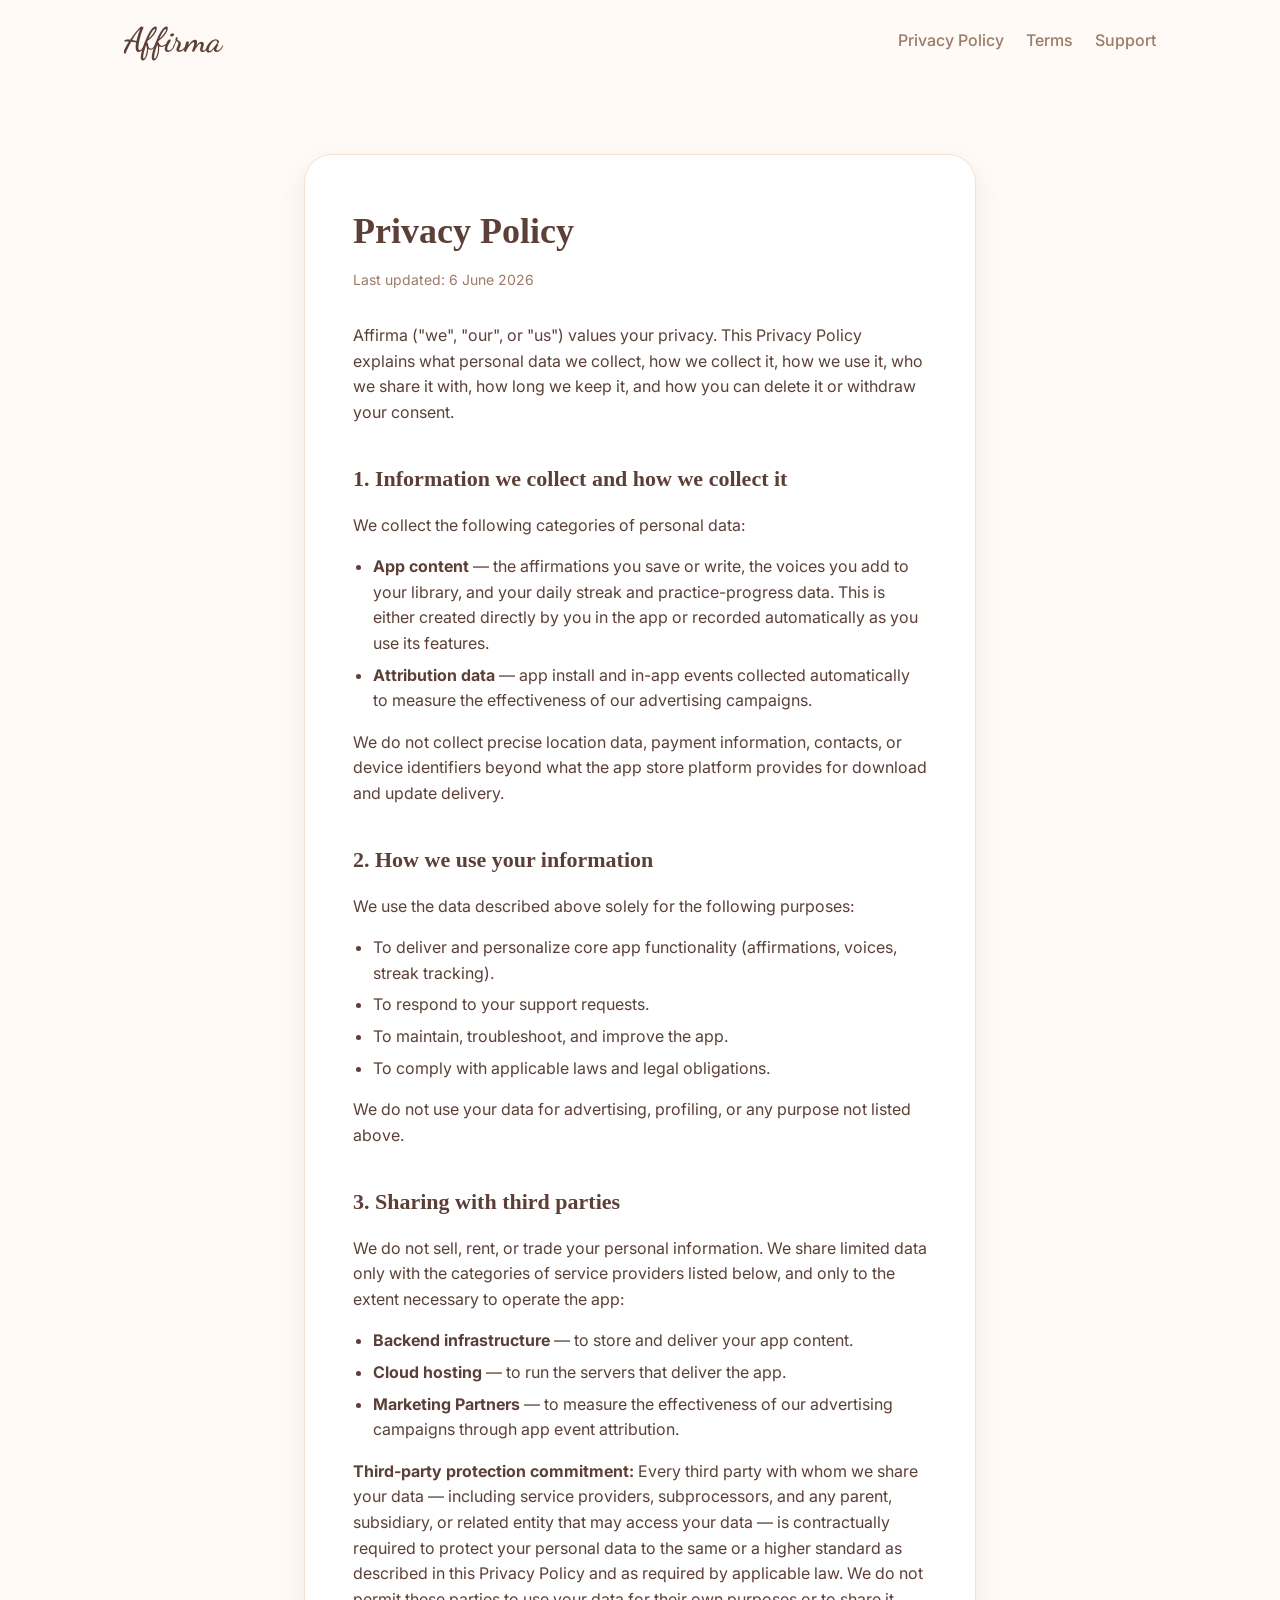
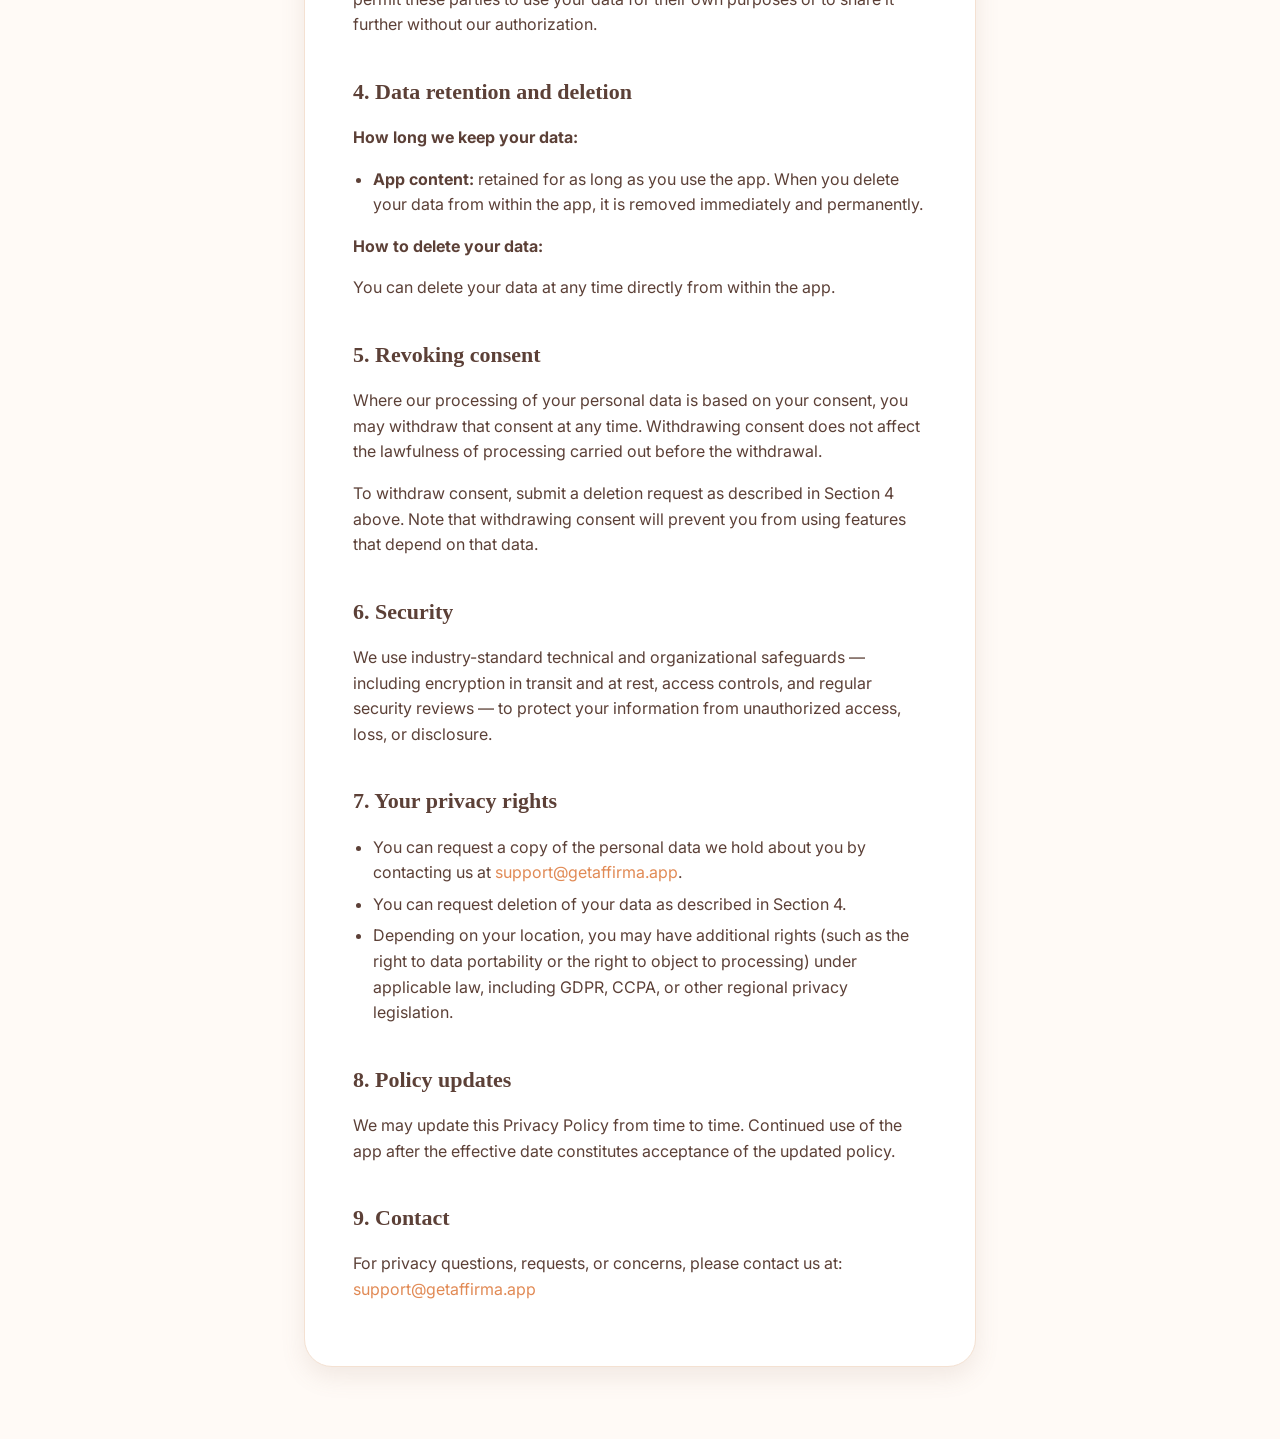
<file: privacy.html>
<!doctype html>
<html lang="en">
  <head>
    <meta charset="utf-8" />
    <meta name="viewport" content="width=device-width, initial-scale=1" />
    <title>Privacy Policy — Affirma</title>
    <meta
      name="description"
      content="How Affirma collects, uses, stores, and deletes your data."
    />
    <link rel="icon" href="./app-icon.png" />
    <link rel="stylesheet" href="./styles.css" />
  </head>
  <body>
    <header class="site-header">
      <div class="container">
        <a class="brand" href="./index.html">
          <span class="brand__name">Affirma</span>
        </a>
        <nav class="nav">
          <a href="./privacy.html">Privacy Policy</a>
          <a href="./terms.html">Terms</a>
          <a href="./support.html">Support</a>
        </nav>
      </div>
    </header>

    <main>
      <section>
        <div class="container container--narrow">
          <article class="prose">
            <h1>Privacy Policy</h1>
            <p class="meta">Last updated: 6 June 2026</p>

            <p>
              Affirma ("we", "our", or "us") values your privacy. This
              Privacy Policy explains what personal data we collect, how
              we collect it, how we use it, who we share it with, how
              long we keep it, and how you can delete it or withdraw
              your consent.
            </p>

            <h2>1. Information we collect and how we collect it</h2>
            <p>We collect the following categories of personal data:</p>
            <ul>
              <li>
                <strong>App content</strong> — the affirmations you save
                or write, the voices you add to your library, and your
                daily streak and practice-progress data. This is either
                created directly by you in the app or recorded
                automatically as you use its features.
              </li>
              <li>
                <strong>Attribution data</strong> — app install and in-app events collected automatically to measure the effectiveness of our advertising campaigns.
              </li>
            </ul>
            <p>
              We do not collect precise location data, payment
              information, contacts, or device identifiers beyond what
              the app store platform provides for download and update
              delivery.
            </p>

            <h2>2. How we use your information</h2>
            <p>We use the data described above solely for the following purposes:</p>
            <ul>
              <li>To deliver and personalize core app functionality (affirmations, voices, streak tracking).</li><li>To respond to your support requests.</li>
              <li>To maintain, troubleshoot, and improve the app.</li>
              <li>To comply with applicable laws and legal obligations.</li>
            </ul>
            <p>
              We do not use your data for advertising, profiling, or
              any purpose not listed above.
            </p>

            <h2>3. Sharing with third parties</h2>
            <p>
              We do not sell, rent, or trade your personal information.
              We share limited data only with the categories of service
              providers listed below, and only to the extent necessary
              to operate the app:
            </p>
            <ul>
              <li><strong>Backend infrastructure</strong> — to store and deliver your app content.</li>
              <li><strong>Cloud hosting</strong> — to run the servers that deliver the app.</li>
              <li><strong>Marketing Partners</strong> — to measure the effectiveness of our advertising campaigns through app event attribution.</li>
            </ul>
            <p>
              <strong>Third-party protection commitment:</strong> Every
              third party with whom we share your data — including
              service providers, subprocessors, and any parent,
              subsidiary, or related entity that may access your data
              — is contractually required to protect your personal data
              to the same or a higher standard as described in this
              Privacy Policy and as required by applicable law. We do
              not permit these parties to use your data for their own
              purposes or to share it further without our authorization.
            </p>

            <h2>4. Data retention and deletion</h2>
            <p><strong>How long we keep your data:</strong></p>
            <ul>
              <li>
                <strong>App content:</strong> retained for as long as
                you use the app. When you delete your data from within
                the app, it is removed immediately and permanently.
              </li>
            </ul>
            <p><strong>How to delete your data:</strong></p>
            <p>
              You can delete your data at any time directly from within
              the app.
            </p>

            <h2>5. Revoking consent</h2>
            <p>
              Where our processing of your personal data is based on
              your consent, you may withdraw that consent at any time.
              Withdrawing consent does not affect the lawfulness of
              processing carried out before the withdrawal.
            </p>
            <p>
              To withdraw consent, submit a deletion request as
              described in Section 4 above. Note that withdrawing
              consent will prevent you from using features that depend
              on that data.
            </p>

            <h2>6. Security</h2>
            <p>
              We use industry-standard technical and organizational
              safeguards — including encryption in transit and at rest,
              access controls, and regular security reviews — to protect
              your information from unauthorized access, loss, or
              disclosure.
            </p>

            <h2>7. Your privacy rights</h2>
            <ul>
              <li>You can request a copy of the personal data we hold about you by contacting us at <a href="mailto:support@getaffirma.app">support@getaffirma.app</a>.</li>
              <li>You can request deletion of your data as described in Section 4.</li>
              <li>Depending on your location, you may have additional rights (such as the right to data portability or the right to object to processing) under applicable law, including GDPR, CCPA, or other regional privacy legislation.</li>
            </ul>

            <h2>8. Policy updates</h2>
            <p>
              We may update this Privacy Policy from time to time.
              Continued use of the app after the effective date
              constitutes acceptance of the updated policy.
            </p>

            <h2>9. Contact</h2>
            <p>
              For privacy questions, requests, or concerns, please
              contact us at:<br />
              <a href="mailto:support@getaffirma.app">support@getaffirma.app</a>
            </p>
          </article>
        </div>
      </section>
    </main>

  </body>
</html>
</file>
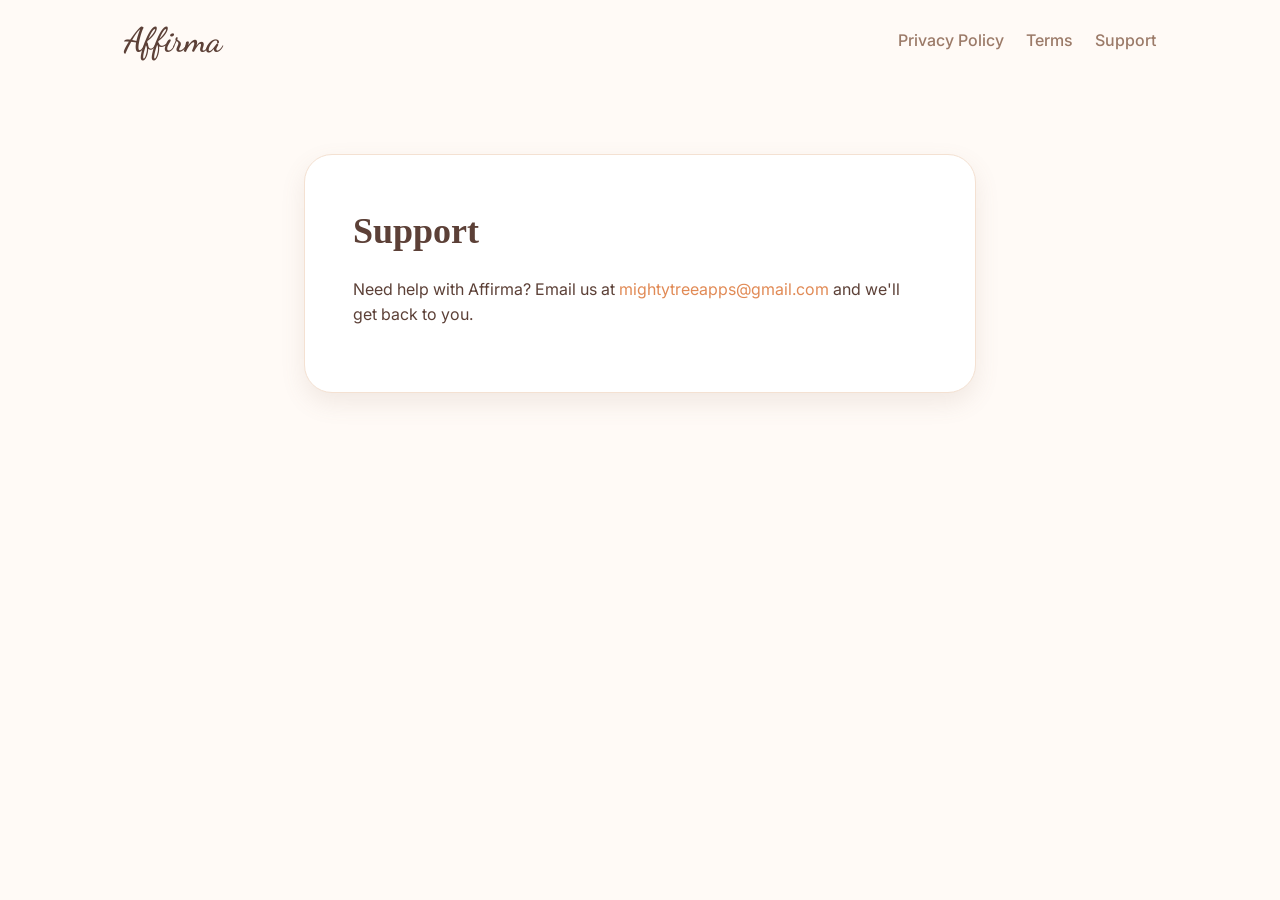
<file: support.html>
<!doctype html>
<html lang="en">
  <head>
    <meta charset="utf-8" />
    <meta name="viewport" content="width=device-width, initial-scale=1" />
    <title>Support — Affirma</title>
    <meta
      name="description"
      content="Contact Affirma support, manage your subscription, delete your account, and find answers to common questions."
    />
    <link rel="icon" href="./app-icon.png" />
    <link rel="stylesheet" href="./styles.css" />
  </head>
  <body>
    <header class="site-header">
      <div class="container">
        <a class="brand" href="./index.html">
          <span class="brand__name">Affirma</span>
        </a>
        <nav class="nav">
          <a href="./privacy.html">Privacy Policy</a>
          <a href="./terms.html">Terms</a>
          <a href="./support.html">Support</a>
        </nav>
      </div>
    </header>

    <main>
      <section>
        <div class="container container--narrow">
          <article class="prose">
            <h1>Support</h1>
            <p>
              Need help with Affirma? Email us at
              <a href="mailto:mightytreeapps@gmail.com">mightytreeapps@gmail.com</a>
              and we'll get back to you.
            </p>
          </article>
        </div>
      </section>
    </main>

  </body>
</html>
</file>
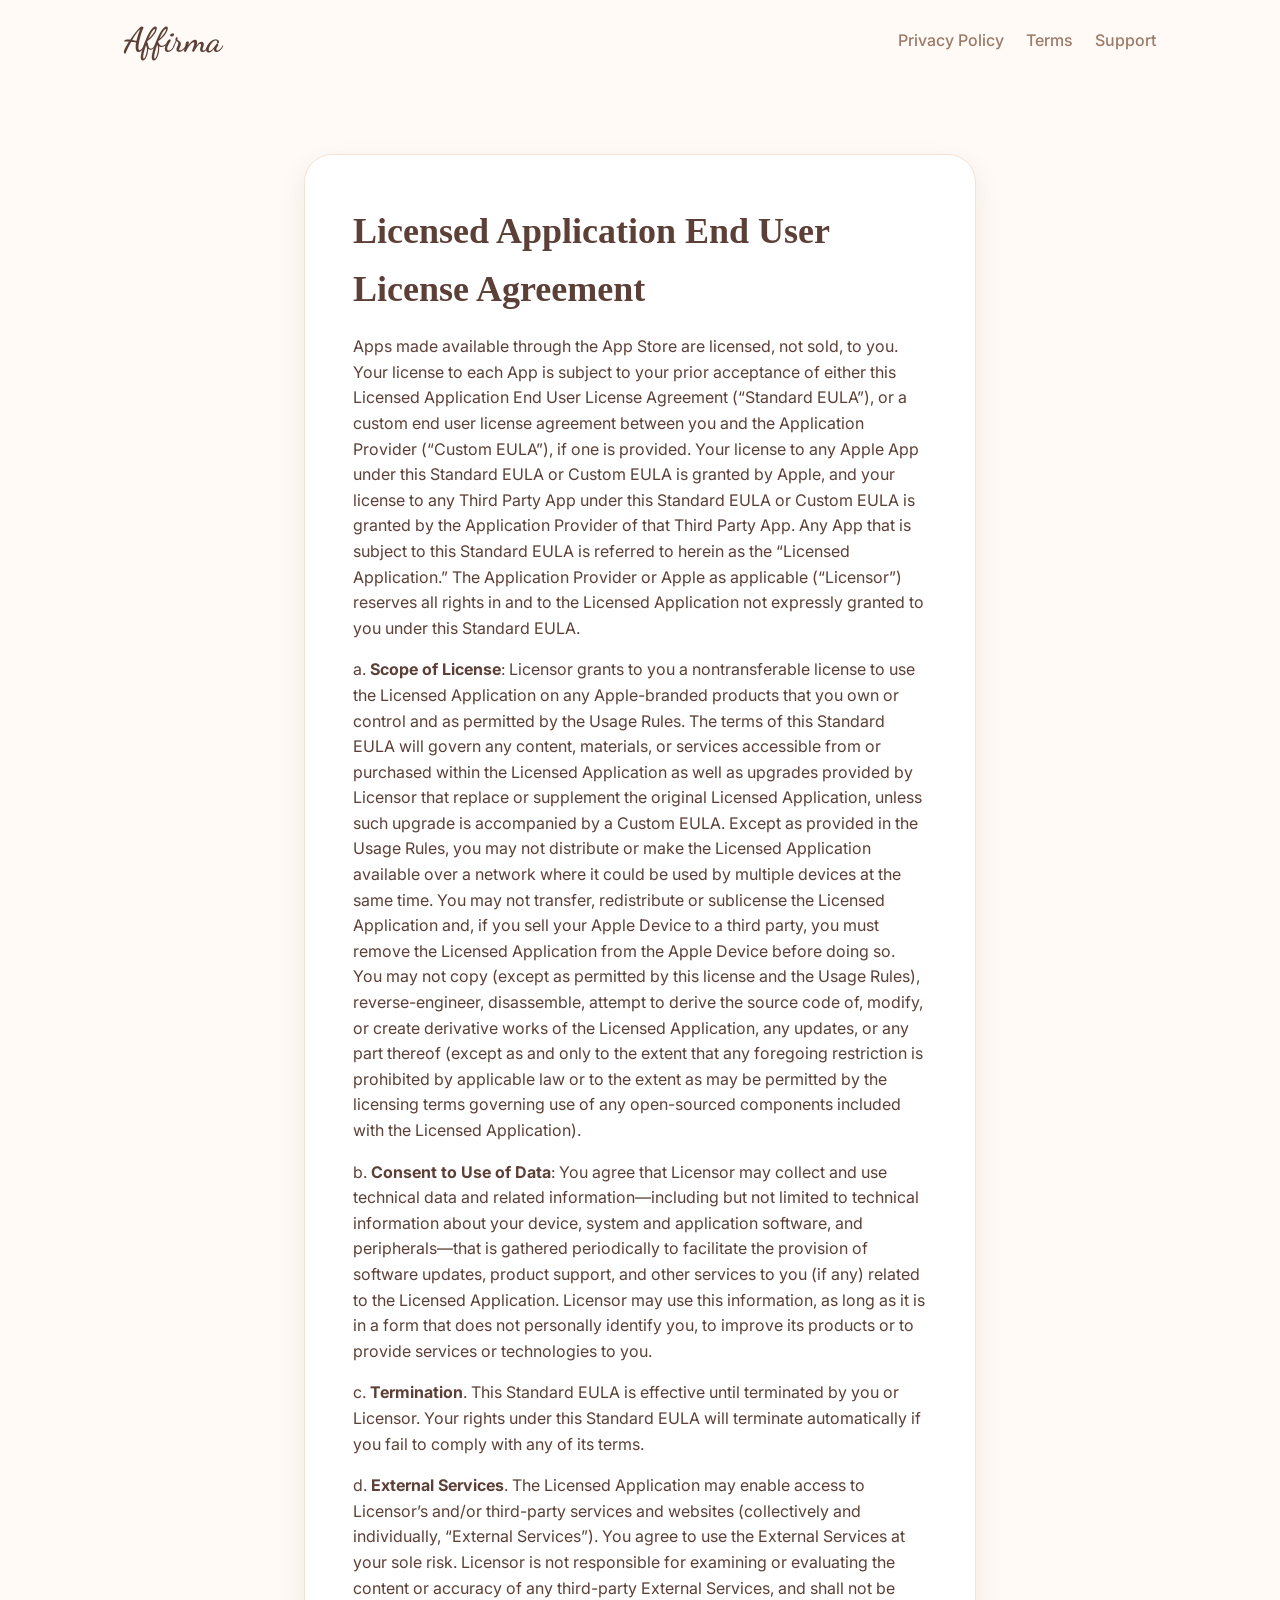
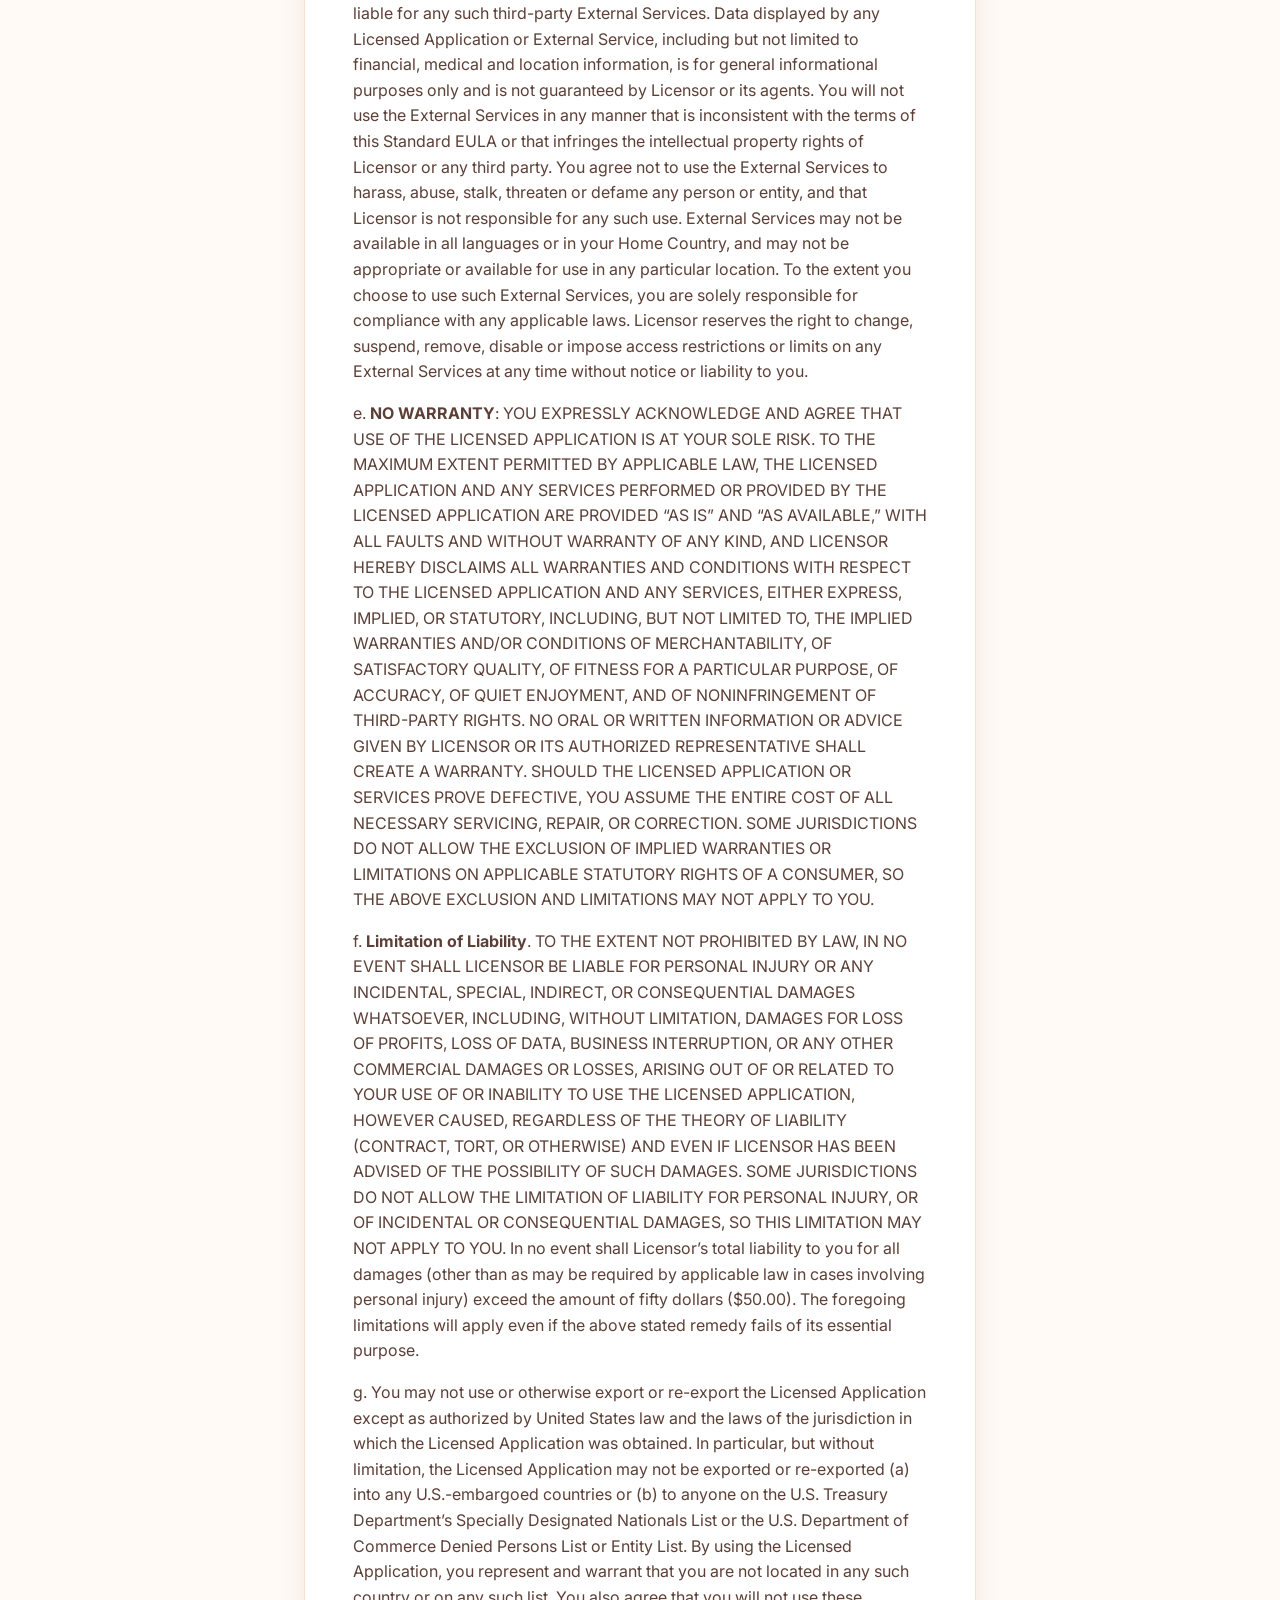
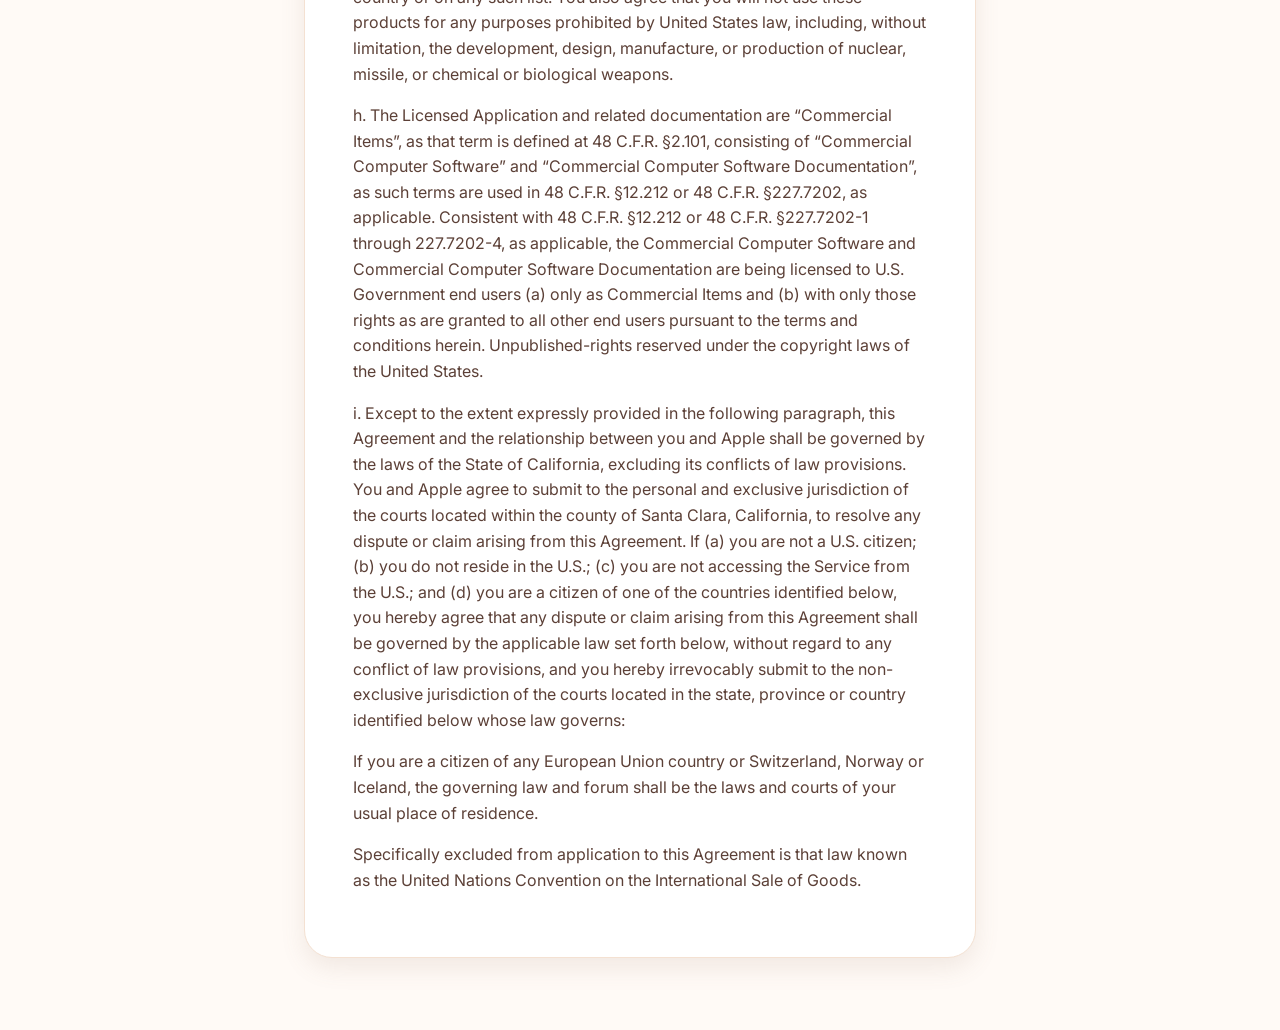
<file: terms.html>
<!doctype html>
<html lang="en">
  <head>
    <meta charset="utf-8" />
    <meta name="viewport" content="width=device-width, initial-scale=1" />
    <title>Terms of Use — Affirma</title>
    <meta
      name="description"
      content="The rules for using the Affirma app and related services."
    />
    <link rel="icon" href="./app-icon.png" />
    <link rel="stylesheet" href="./styles.css" />
  </head>
  <body>
    <header class="site-header">
      <div class="container">
        <a class="brand" href="./index.html">
          <span class="brand__name">Affirma</span>
        </a>
        <nav class="nav">
          <a href="./privacy.html">Privacy Policy</a>
          <a href="./terms.html">Terms</a>
          <a href="./support.html">Support</a>
        </nav>
      </div>
    </header>

    <main>
      <section>
        <div class="container container--narrow">
          <article class="prose">
            <h1>Licensed Application End User License Agreement</h1>

            <p>
              Apps made available through the App Store are licensed, not sold, to you. Your license to each App is subject to your prior acceptance of either this Licensed Application End User License Agreement (&ldquo;Standard EULA&rdquo;), or a custom end user license agreement between you and the Application Provider (&ldquo;Custom EULA&rdquo;), if one is provided. Your license to any Apple App under this Standard EULA or Custom EULA is granted by Apple, and your license to any Third Party App under this Standard EULA or Custom EULA is granted by the Application Provider of that Third Party App. Any App that is subject to this Standard EULA is referred to herein as the &ldquo;Licensed Application.&rdquo; The Application Provider or Apple as applicable (&ldquo;Licensor&rdquo;) reserves all rights in and to the Licensed Application not expressly granted to you under this Standard EULA.
            </p>

            <p>
              a. <strong>Scope of License</strong>: Licensor grants to you a nontransferable license to use the Licensed Application on any Apple-branded products that you own or control and as permitted by the Usage Rules. The terms of this Standard EULA will govern any content, materials, or services accessible from or purchased within the Licensed Application as well as upgrades provided by Licensor that replace or supplement the original Licensed Application, unless such upgrade is accompanied by a Custom EULA. Except as provided in the Usage Rules, you may not distribute or make the Licensed Application available over a network where it could be used by multiple devices at the same time. You may not transfer, redistribute or sublicense the Licensed Application and, if you sell your Apple Device to a third party, you must remove the Licensed Application from the Apple Device before doing so. You may not copy (except as permitted by this license and the Usage Rules), reverse-engineer, disassemble, attempt to derive the source code of, modify, or create derivative works of the Licensed Application, any updates, or any part thereof (except as and only to the extent that any foregoing restriction is prohibited by applicable law or to the extent as may be permitted by the licensing terms governing use of any open-sourced components included with the Licensed Application).
            </p>

            <p>
              b. <strong>Consent to Use of Data</strong>: You agree that Licensor may collect and use technical data and related information&mdash;including but not limited to technical information about your device, system and application software, and peripherals&mdash;that is gathered periodically to facilitate the provision of software updates, product support, and other services to you (if any) related to the Licensed Application. Licensor may use this information, as long as it is in a form that does not personally identify you, to improve its products or to provide services or technologies to you.
            </p>

            <p>
              c. <strong>Termination</strong>. This Standard EULA is effective until terminated by you or Licensor. Your rights under this Standard EULA will terminate automatically if you fail to comply with any of its terms.
            </p>

            <p>
              d. <strong>External Services</strong>. The Licensed Application may enable access to Licensor&rsquo;s and/or third-party services and websites (collectively and individually, &ldquo;External Services&rdquo;). You agree to use the External Services at your sole risk. Licensor is not responsible for examining or evaluating the content or accuracy of any third-party External Services, and shall not be liable for any such third-party External Services. Data displayed by any Licensed Application or External Service, including but not limited to financial, medical and location information, is for general informational purposes only and is not guaranteed by Licensor or its agents. You will not use the External Services in any manner that is inconsistent with the terms of this Standard EULA or that infringes the intellectual property rights of Licensor or any third party. You agree not to use the External Services to harass, abuse, stalk, threaten or defame any person or entity, and that Licensor is not responsible for any such use. External Services may not be available in all languages or in your Home Country, and may not be appropriate or available for use in any particular location. To the extent you choose to use such External Services, you are solely responsible for compliance with any applicable laws. Licensor reserves the right to change, suspend, remove, disable or impose access restrictions or limits on any External Services at any time without notice or liability to you.
            </p>

            <p>
              e. <strong>NO WARRANTY</strong>: YOU EXPRESSLY ACKNOWLEDGE AND AGREE THAT USE OF THE LICENSED APPLICATION IS AT YOUR SOLE RISK. TO THE MAXIMUM EXTENT PERMITTED BY APPLICABLE LAW, THE LICENSED APPLICATION AND ANY SERVICES PERFORMED OR PROVIDED BY THE LICENSED APPLICATION ARE PROVIDED &ldquo;AS IS&rdquo; AND &ldquo;AS AVAILABLE,&rdquo; WITH ALL FAULTS AND WITHOUT WARRANTY OF ANY KIND, AND LICENSOR HEREBY DISCLAIMS ALL WARRANTIES AND CONDITIONS WITH RESPECT TO THE LICENSED APPLICATION AND ANY SERVICES, EITHER EXPRESS, IMPLIED, OR STATUTORY, INCLUDING, BUT NOT LIMITED TO, THE IMPLIED WARRANTIES AND/OR CONDITIONS OF MERCHANTABILITY, OF SATISFACTORY QUALITY, OF FITNESS FOR A PARTICULAR PURPOSE, OF ACCURACY, OF QUIET ENJOYMENT, AND OF NONINFRINGEMENT OF THIRD-PARTY RIGHTS. NO ORAL OR WRITTEN INFORMATION OR ADVICE GIVEN BY LICENSOR OR ITS AUTHORIZED REPRESENTATIVE SHALL CREATE A WARRANTY. SHOULD THE LICENSED APPLICATION OR SERVICES PROVE DEFECTIVE, YOU ASSUME THE ENTIRE COST OF ALL NECESSARY SERVICING, REPAIR, OR CORRECTION. SOME JURISDICTIONS DO NOT ALLOW THE EXCLUSION OF IMPLIED WARRANTIES OR LIMITATIONS ON APPLICABLE STATUTORY RIGHTS OF A CONSUMER, SO THE ABOVE EXCLUSION AND LIMITATIONS MAY NOT APPLY TO YOU.
            </p>

            <p>
              f. <strong>Limitation of Liability</strong>. TO THE EXTENT NOT PROHIBITED BY LAW, IN NO EVENT SHALL LICENSOR BE LIABLE FOR PERSONAL INJURY OR ANY INCIDENTAL, SPECIAL, INDIRECT, OR CONSEQUENTIAL DAMAGES WHATSOEVER, INCLUDING, WITHOUT LIMITATION, DAMAGES FOR LOSS OF PROFITS, LOSS OF DATA, BUSINESS INTERRUPTION, OR ANY OTHER COMMERCIAL DAMAGES OR LOSSES, ARISING OUT OF OR RELATED TO YOUR USE OF OR INABILITY TO USE THE LICENSED APPLICATION, HOWEVER CAUSED, REGARDLESS OF THE THEORY OF LIABILITY (CONTRACT, TORT, OR OTHERWISE) AND EVEN IF LICENSOR HAS BEEN ADVISED OF THE POSSIBILITY OF SUCH DAMAGES. SOME JURISDICTIONS DO NOT ALLOW THE LIMITATION OF LIABILITY FOR PERSONAL INJURY, OR OF INCIDENTAL OR CONSEQUENTIAL DAMAGES, SO THIS LIMITATION MAY NOT APPLY TO YOU. In no event shall Licensor&rsquo;s total liability to you for all damages (other than as may be required by applicable law in cases involving personal injury) exceed the amount of fifty dollars ($50.00). The foregoing limitations will apply even if the above stated remedy fails of its essential purpose.
            </p>

            <p>
              g. You may not use or otherwise export or re-export the Licensed Application except as authorized by United States law and the laws of the jurisdiction in which the Licensed Application was obtained. In particular, but without limitation, the Licensed Application may not be exported or re-exported (a) into any U.S.-embargoed countries or (b) to anyone on the U.S. Treasury Department&rsquo;s Specially Designated Nationals List or the U.S. Department of Commerce Denied Persons List or Entity List. By using the Licensed Application, you represent and warrant that you are not located in any such country or on any such list. You also agree that you will not use these products for any purposes prohibited by United States law, including, without limitation, the development, design, manufacture, or production of nuclear, missile, or chemical or biological weapons.
            </p>

            <p>
              h. The Licensed Application and related documentation are &ldquo;Commercial Items&rdquo;, as that term is defined at 48 C.F.R. &sect;2.101, consisting of &ldquo;Commercial Computer Software&rdquo; and &ldquo;Commercial Computer Software Documentation&rdquo;, as such terms are used in 48 C.F.R. &sect;12.212 or 48 C.F.R. &sect;227.7202, as applicable. Consistent with 48 C.F.R. &sect;12.212 or 48 C.F.R. &sect;227.7202-1 through 227.7202-4, as applicable, the Commercial Computer Software and Commercial Computer Software Documentation are being licensed to U.S. Government end users (a) only as Commercial Items and (b) with only those rights as are granted to all other end users pursuant to the terms and conditions herein. Unpublished-rights reserved under the copyright laws of the United States.
            </p>

            <p>
              i. Except to the extent expressly provided in the following paragraph, this Agreement and the relationship between you and Apple shall be governed by the laws of the State of California, excluding its conflicts of law provisions. You and Apple agree to submit to the personal and exclusive jurisdiction of the courts located within the county of Santa Clara, California, to resolve any dispute or claim arising from this Agreement. If (a) you are not a U.S. citizen; (b) you do not reside in the U.S.; (c) you are not accessing the Service from the U.S.; and (d) you are a citizen of one of the countries identified below, you hereby agree that any dispute or claim arising from this Agreement shall be governed by the applicable law set forth below, without regard to any conflict of law provisions, and you hereby irrevocably submit to the non-exclusive jurisdiction of the courts located in the state, province or country identified below whose law governs:
            </p>

            <p>
              If you are a citizen of any European Union country or Switzerland, Norway or Iceland, the governing law and forum shall be the laws and courts of your usual place of residence.
            </p>

            <p>
              Specifically excluded from application to this Agreement is that law known as the United Nations Convention on the International Sale of Goods.
            </p>
          </article>
        </div>
      </section>
    </main>

  </body>
</html>
</file>
<file: styles.css>
/* Affirma marketing site — shared styles.
   Palette and typography mirror the in-app theme in src/theme/theme.ts. */

@import url('https://fonts.googleapis.com/css2?family=Dancing+Script:wght@500;600;700&family=Inter:wght@400;500;600;700&display=swap');

:root {
  /* Mirrors src/theme/theme.ts */
  --bg: #FFFAF6;
  --bg-warm: #FFF1E4;
  --surface: #FFFFFF;
  --surface-muted: rgba(255, 252, 247, 0.96);
  --border: #F4E1D2;
  --text: #5C4037;
  --text-soft: #9B7A68;
  --accent: #F7B58A;
  --accent-strong: #E18A55;
  --dark: #6F4E3F;

  --serif: Georgia, 'Times New Roman', serif;
  --sans: 'Inter', system-ui, -apple-system, 'Segoe UI', sans-serif;
  --script: 'Dancing Script', cursive;

  --shadow: 0 10px 24px rgba(142, 107, 90, 0.12);
  --shadow-strong: 0 20px 40px rgba(142, 107, 90, 0.18);
}

* { box-sizing: border-box; }

html, body {
  margin: 0;
  padding: 0;
  background: var(--bg);
  color: var(--text);
  font-family: var(--sans);
  font-size: 16px;
  line-height: 1.6;
  -webkit-font-smoothing: antialiased;
  -moz-osx-font-smoothing: grayscale;
}

a {
  color: var(--accent-strong);
  text-decoration: none;
}

a:hover { text-decoration: underline; }

img { max-width: 100%; display: block; }

/* Layout */

.container {
  max-width: 1080px;
  margin: 0 auto;
  padding: 0 24px;
}

.container--narrow { max-width: 720px; }

/* Header */

.site-header {
  padding: 24px 0;
  background: var(--bg);
}

.site-header .container {
  display: flex;
  align-items: center;
  justify-content: space-between;
  gap: 16px;
  flex-wrap: wrap;
}

.brand {
  display: flex;
  align-items: center;
  gap: 12px;
  color: var(--text);
  text-decoration: none;
}

.brand img {
  width: 40px;
  height: 40px;
  border-radius: 10px;
}

.brand__name {
  font-family: var(--script);
  font-size: 34px;
  font-weight: 600;
  line-height: 1;
  color: var(--text);
}

.nav {
  display: flex;
  gap: 22px;
  font-weight: 500;
}

.nav a { color: var(--text-soft); }
.nav a:hover { color: var(--accent-strong); text-decoration: none; }

/* Hero — warm gradient echoes the marketing screenshot backgrounds */

.hero {
  padding: 72px 0 96px;
  text-align: center;
  background: linear-gradient(180deg, #FCE7D4 0%, #F2B998 100%);
}

.hero__kicker {
  font-size: 12px;
  letter-spacing: 1.6px;
  text-transform: uppercase;
  color: var(--dark);
  font-weight: 700;
  margin: 0 0 20px;
}

.hero__title {
  font-family: var(--script);
  font-size: 96px;
  font-weight: 600;
  line-height: 1;
  color: var(--text);
  margin: 0 0 20px;
}

.hero__lede {
  font-family: var(--serif);
  font-size: 22px;
  line-height: 1.45;
  color: var(--text);
  max-width: 560px;
  margin: 0 auto 36px;
}

.cta-row {
  display: flex;
  gap: 12px;
  justify-content: center;
  flex-wrap: wrap;
}

.btn {
  display: inline-flex;
  align-items: center;
  gap: 8px;
  padding: 14px 28px;
  border-radius: 999px;
  font-weight: 700;
  font-size: 15px;
  cursor: pointer;
  border: 0;
  transition: transform 120ms ease, box-shadow 120ms ease;
}

.btn:hover { transform: translateY(-1px); text-decoration: none; }

.btn--primary {
  background: var(--dark);
  color: white;
  box-shadow: var(--shadow);
}

.btn--accent {
  background: var(--accent-strong);
  color: white;
  box-shadow: var(--shadow);
}

.btn--ghost {
  background: rgba(255, 255, 255, 0.7);
  color: var(--text);
  border: 1px solid var(--border);
}

/* Sections */

section { padding: 72px 0; }

.section-title {
  text-align: center;
  font-family: var(--serif);
  font-size: 32px;
  font-weight: 700;
  margin: 0 0 12px;
  color: var(--text);
}

.section-lede {
  text-align: center;
  color: var(--text-soft);
  margin: 0 auto 56px;
  max-width: 560px;
  font-size: 17px;
}

/* Screenshot showcase */

.showcase {
  display: grid;
  grid-template-columns: repeat(auto-fit, minmax(260px, 1fr));
  gap: 32px 28px;
  align-items: start;
}

.showcase__item {
  text-align: center;
}

.showcase__trigger {
  display: block;
  width: 100%;
  padding: 0;
  margin: 0 0 20px;
  background: transparent;
  border: 0;
  border-radius: 28px;
  cursor: zoom-in;
  transition: transform 200ms ease;
}

.showcase__trigger:hover,
.showcase__trigger:focus-visible {
  transform: translateY(-3px);
  outline: none;
}

.showcase__trigger:focus-visible {
  box-shadow: 0 0 0 3px var(--accent);
}

.showcase__shot {
  display: block;
  width: 100%;
  height: auto;
  border-radius: 28px;
  filter: drop-shadow(0 18px 30px rgba(142, 107, 90, 0.18));
}

/* Lightbox */

.lightbox {
  padding: 0;
  border: 0;
  background: transparent;
  max-width: 100vw;
  max-height: 100vh;
  width: 100vw;
  height: 100vh;
  margin: 0;
  inset: 0;
  overflow: hidden;
}

.lightbox::backdrop {
  background: rgba(54, 32, 22, 0.78);
  backdrop-filter: blur(4px);
}

.lightbox[open] {
  display: flex;
  align-items: center;
  justify-content: center;
}

.lightbox__img {
  max-width: min(92vw, 520px);
  max-height: 92vh;
  width: auto;
  height: auto;
  border-radius: 28px;
  box-shadow: 0 30px 60px rgba(0, 0, 0, 0.35);
  cursor: zoom-out;
}

.lightbox__close {
  position: fixed;
  top: 20px;
  right: 24px;
  width: 44px;
  height: 44px;
  border-radius: 999px;
  border: 0;
  background: rgba(255, 255, 255, 0.92);
  color: var(--text);
  font-size: 28px;
  line-height: 1;
  cursor: pointer;
  display: flex;
  align-items: center;
  justify-content: center;
  box-shadow: var(--shadow);
}

.lightbox__close:hover { background: white; }

.showcase__caption {
  font-family: var(--serif);
  font-size: 17px;
  color: var(--text);
  max-width: 280px;
  margin: 0 auto;
  line-height: 1.5;
}

/* Closing band */

.closing {
  background: var(--bg-warm);
  text-align: center;
}

/* Long-form prose (privacy, support) */

.prose {
  background: var(--surface);
  border: 1px solid var(--border);
  border-radius: 28px;
  padding: 48px;
  box-shadow: var(--shadow);
}

.prose h1 {
  margin: 0 0 8px;
  font-family: var(--serif);
  font-size: 36px;
  font-weight: 700;
  color: var(--text);
}

.prose .meta {
  color: var(--text-soft);
  font-size: 14px;
  margin: 0 0 32px;
}

.prose h2 {
  margin: 36px 0 12px;
  font-family: var(--serif);
  font-size: 22px;
  font-weight: 700;
  color: var(--text);
}

.prose h3 {
  margin: 24px 0 8px;
  font-family: var(--serif);
  font-size: 18px;
  font-weight: 700;
  color: var(--text);
}

.prose p, .prose li {
  color: var(--text);
}

.prose ul { padding-left: 20px; }

.prose li { margin-bottom: 6px; }

.callout {
  background: var(--bg-warm);
  border: 1px solid var(--border);
  border-radius: 16px;
  padding: 16px 20px;
  margin: 20px 0;
  color: var(--text);
  font-size: 15px;
}

/* Footer */

.site-footer {
  padding: 40px 0 56px;
  border-top: 1px solid var(--border);
  margin-top: 0;
  color: var(--text-soft);
  font-size: 14px;
  background: var(--bg);
}

.site-footer .container {
  display: flex;
  justify-content: space-between;
  flex-wrap: wrap;
  gap: 16px;
}

.site-footer .nav { font-weight: 500; }

/* Responsive */

@media (max-width: 720px) {
  .hero { padding: 48px 0 72px; }
  .hero__title { font-size: 72px; }
  .hero__lede { font-size: 19px; }
  .prose { padding: 28px; }
  .prose h1 { font-size: 28px; }
  section { padding: 56px 0; }
  .section-title { font-size: 26px; }
}

@media (max-width: 480px) {
  .hero__title { font-size: 60px; }
  .brand__name { font-size: 30px; }
}
</file>
